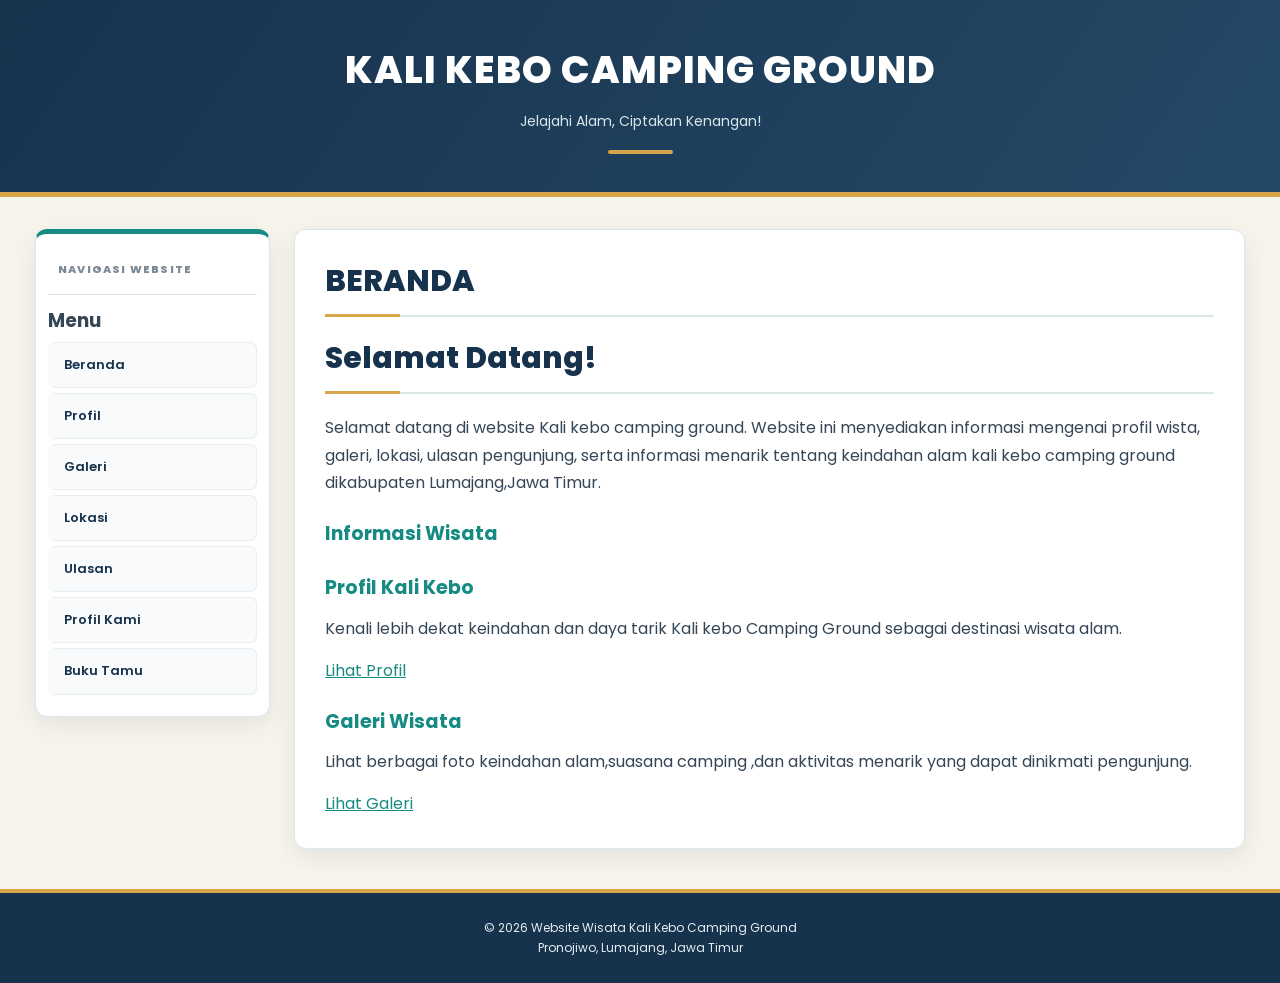
<file: index.html>
<!DOCTYPE html>
<html lang="id">
<head>
    <meta charset="UTF-8">
    <meta name="viewport" content="width=device-width, initial-scale=1.0">
    <title>Beranda - SMK Negeri 1 Ampelgading</title>
    <link rel="stylesheet" href="style.css">
</head>
<body>

<header>
    <h1>KALI KEBO CAMPING GROUND</h1>
    <p>Jelajahi Alam, Ciptakan Kenangan!</p>
</header>

<div class="container">
<nav>
    <h3>Menu</h3>
    <a href="index.html">Beranda</a>
    <a href="profil.html">Profil</a>
    <a href="galeri.html">Galeri</a>
    <a href="lokasi.html">Lokasi</a>
    <a href="ulasan.html">Ulasan</a>
    <a href="tentang.html">Profil Kami</a>
    <a href="buku_tamu.html">Buku Tamu</a>
</nav>

<main>
    <h2>BERANDA</h2>

    <div class="banner">
        <h2>Selamat Datang!</h2>
        <p>
            Selamat datang di website Kali kebo camping ground.
            Website ini menyediakan informasi mengenai profil wista,
            galeri, lokasi, ulasan pengunjung, serta informasi menarik tentang
            keindahan alam kali kebo camping ground dikabupaten Lumajang,Jawa Timur.
        </p>
    </div>

    <h3>Informasi Wisata</h3>

    <div class="kartu">
        <h3>Profil Kali Kebo</h3>
        <p>Kenali lebih dekat keindahan dan daya tarik Kali kebo
            Camping Ground sebagai destinasi wisata alam.</p>
        <a href="profil.html">Lihat Profil</a>
    </div>

    <div class="kartu">
        <h3>Galeri Wisata</h3>
        <p>Lihat berbagai foto keindahan alam,suasana camping
            ,dan aktivitas menarik yang dapat dinikmati pengunjung.</p>
        <a href="galeri.html">Lihat Galeri</a>
    </div>
</main>
</div>

<footer>
    <p>&copy;  2026 Website Wisata Kali Kebo Camping Ground
<br>Pronojiwo, Lumajang, Jawa Timur</p>
</footer>

</body>
</html>
</file>
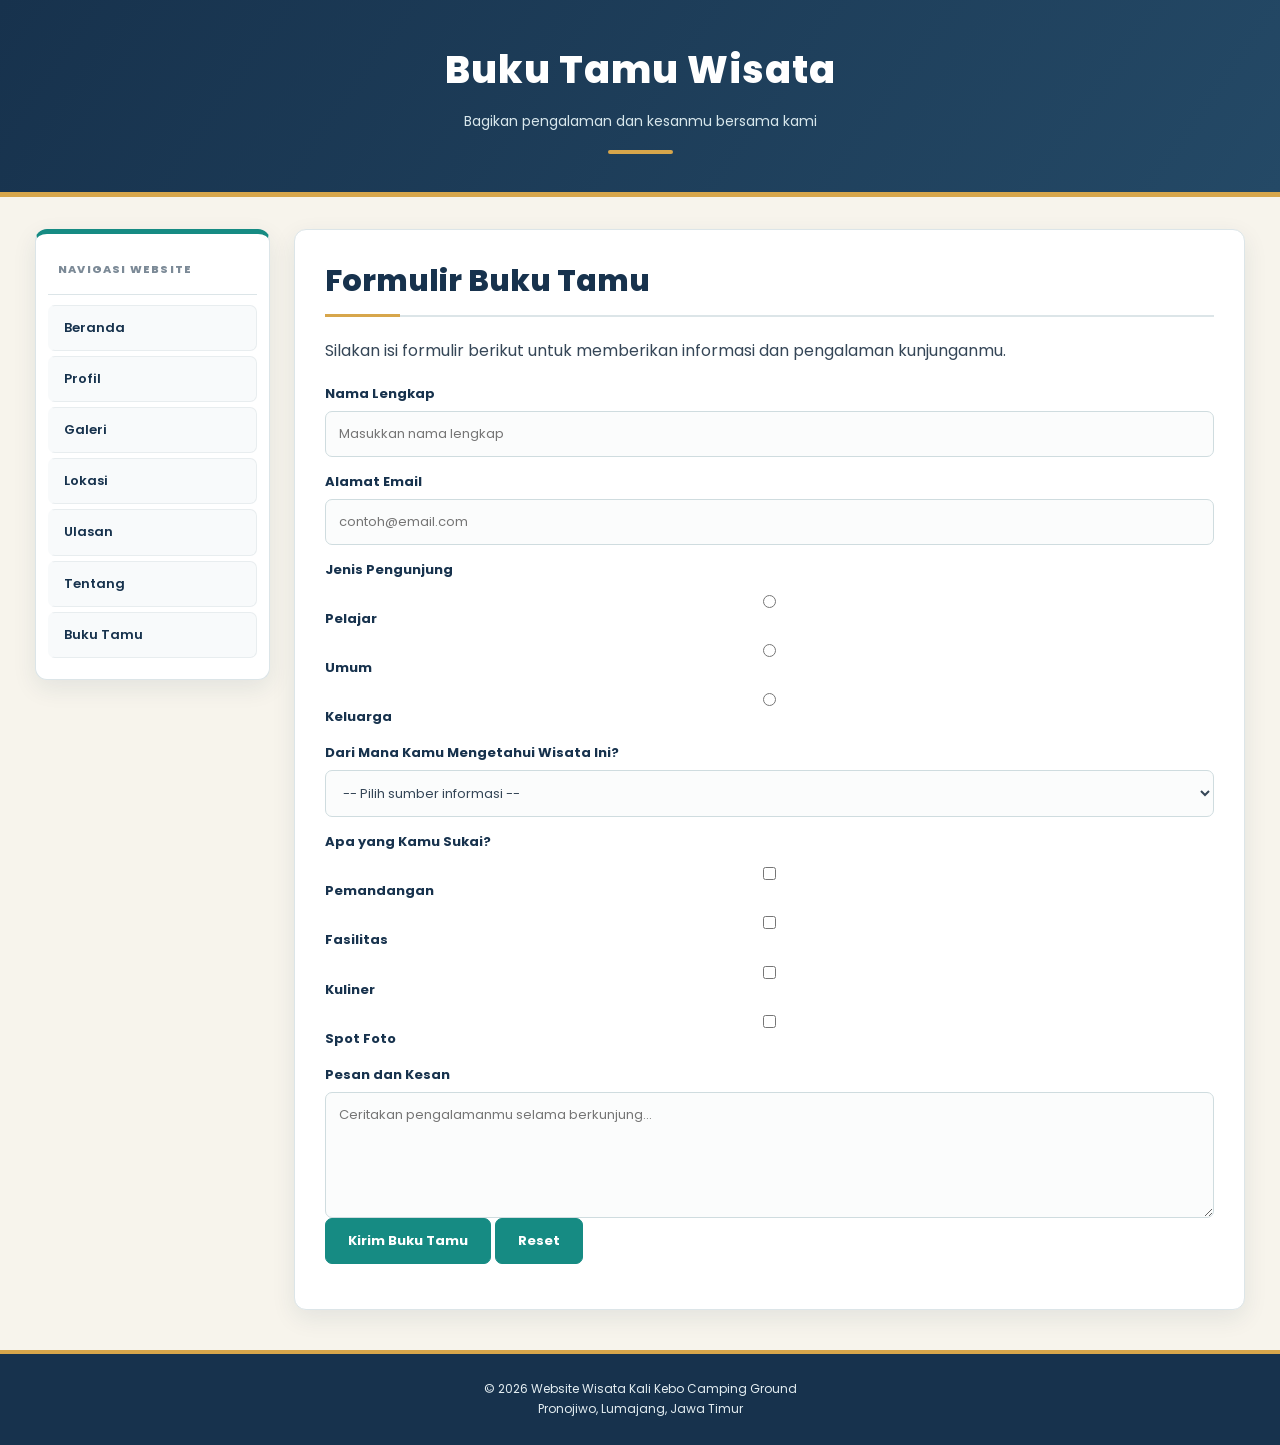
<file: buku_tamu.html>
<!DOCTYPE html>
<html lang="id">
<head>
    <meta charset="UTF-8">
    <meta name="viewport" content="width=device-width, initial-scale=1.0">
    <title>Buku Tamu - Wisata</title>
    <link rel="stylesheet" href="style.css">
</head>

<body>

<header>
    <h1>Buku Tamu Wisata</h1>
    <p>Bagikan pengalaman dan kesanmu bersama kami</p>
</header>

<div class="container">

    <nav>
        <a href="index.html">Beranda</a>
        <a href="profil.html">Profil</a>
        <a href="galeri.html">Galeri</a>
        <a href="lokasi.html">Lokasi</a>
        <a href="ulasan.html">Ulasan</a>
        <a href="tentang.html">Tentang</a>
        <a href="buku_tamu.html">Buku Tamu</a>
    </nav>

    <main>
        <h2>Formulir Buku Tamu</h2>
        <p>
            Silakan isi formulir berikut untuk memberikan
            informasi dan pengalaman kunjunganmu.
        </p>

        <form id="formBukuTamu">

            <!-- INPUT TEXT -->
            <label for="nama">Nama Lengkap</label>
            <input
                type="text"
                id="nama"
                name="nama"
                placeholder="Masukkan nama lengkap"
                required
            >

            <!-- INPUT EMAIL -->
            <label for="email">Alamat Email</label>
            <input
                type="email"
                id="email"
                name="email"
                placeholder="contoh@email.com"
                required
            >

            <!-- RADIO BUTTON: PILIH SATU -->
            <label>Jenis Pengunjung</label>

            <div class="pilihan-form">
                <label>
                    <input type="radio" name="pengunjung"
                           value="Pelajar" required>
                    Pelajar
                </label>

                <label>
                    <input type="radio" name="pengunjung"
                           value="Umum">
                    Umum
                </label>

                <label>
                    <input type="radio" name="pengunjung"
                           value="Keluarga">
                    Keluarga
                </label>
            </div>

            <!-- SELECT / DROPDOWN -->
            <label for="wisata">Dari Mana Kamu Mengetahui Wisata Ini?</label>

            <select id="wisata" name="wisata" required>
                <option value="">-- Pilih sumber informasi --</option>
                <option value="Media Sosial">Media Sosial</option>
                <option value="Teman">Teman</option>
                <option value="Keluarga">Keluarga</option>
                <option value="Internet">Internet</option>
                <option value="Lainnya">Lainnya</option>
            </select>

            <!-- CHECKBOX: BOLEH PILIH LEBIH DARI SATU -->
            <label>Apa yang Kamu Sukai?</label>

            <div class="pilihan-form">
                <label>
                    <input type="checkbox" name="kesukaan"
                           value="Pemandangan">
                    Pemandangan
                </label>

                <label>
                    <input type="checkbox" name="kesukaan"
                           value="Fasilitas">
                    Fasilitas
                </label>

                <label>
                    <input type="checkbox" name="kesukaan"
                           value="Kuliner">
                    Kuliner
                </label>

                <label>
                    <input type="checkbox" name="kesukaan"
                           value="Spot Foto">
                    Spot Foto
                </label>
            </div>

            <!-- TEXTAREA: TEKS PANJANG -->
            <label for="pesan">Pesan dan Kesan</label>

            <textarea
                id="pesan"
                name="pesan"
                rows="5"
                placeholder="Ceritakan pengalamanmu selama berkunjung..."
                required
            ></textarea>

            <!-- BUTTON KIRIM DAN RESET -->
            <div class="tombol-form">
                <button type="submit">Kirim Buku Tamu</button>
                <button type="reset" class="btn-reset">
                    Reset
                </button>
            </div>

        </form>

        <p id="hasil" aria-live="polite"></p>

    </main>
</div>

<footer>
    <p>&copy;  2026 Website Wisata Kali Kebo Camping Ground
<br>Pronojiwo, Lumajang, Jawa Timur</p>
</footer>

<script>
document.getElementById("formBukuTamu")
.addEventListener("submit", function(event) {
    event.preventDefault();

    const nama = document.getElementById("nama").value;

    document.getElementById("hasil").textContent =
        "Terima kasih, " + nama +
        "! Formulir berhasil diperiksa.";

    this.reset();
});
</script>

</body>
</html>
</file>
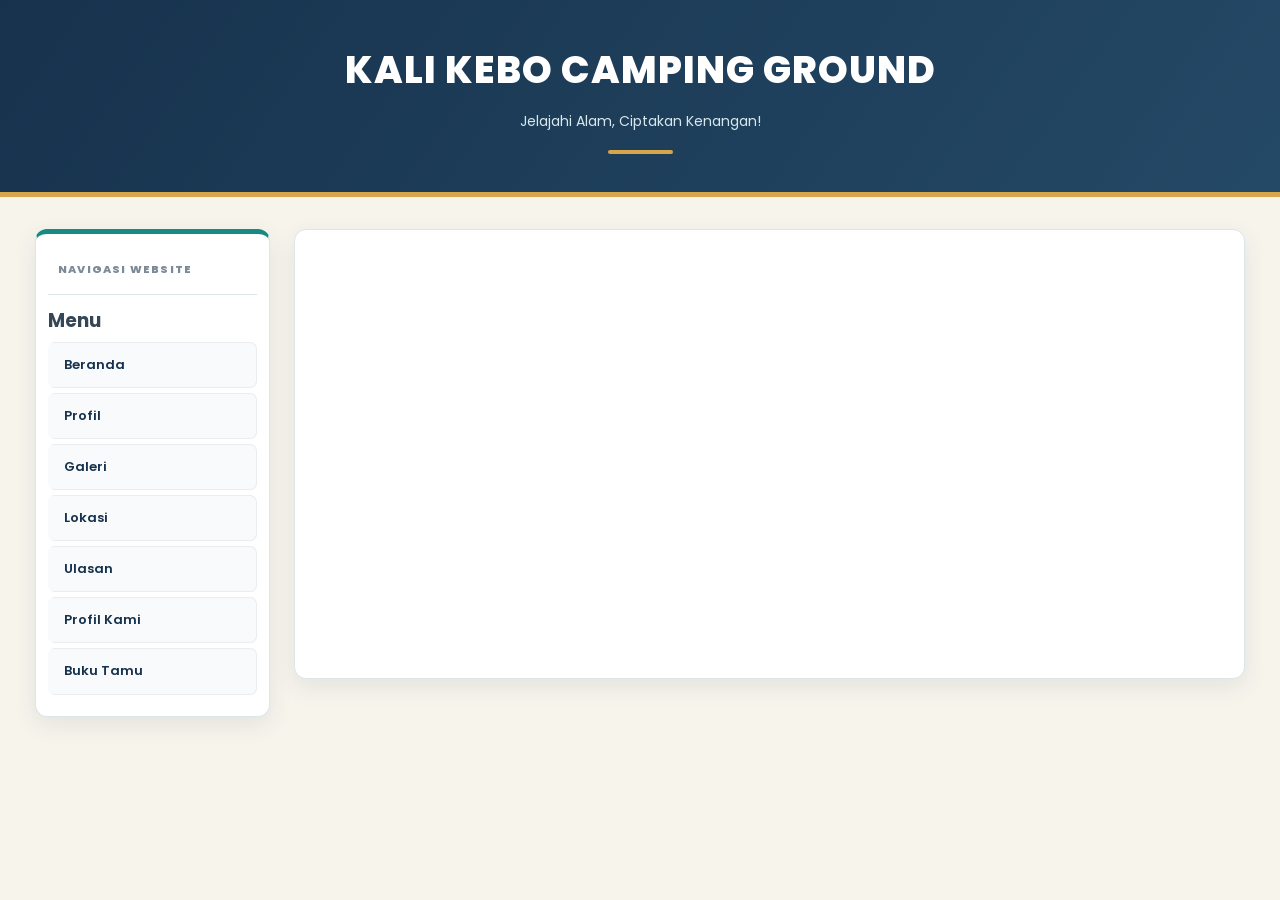
<file: header.html>
<!DOCTYPE html>
<html lang="id">
<head>
    <meta charset="UTF-8">
    <meta name="viewport" content="width=device-width, initial-scale=1.0">
    <title>Website SMK Negeri 1 Ampelgading</title>
    <link rel="stylesheet" href="style.css">
</head>
<body>

<header>
    <h1>KALI KEBO CAMPING GROUND</h1>
    <p>Jelajahi Alam, Ciptakan Kenangan!</p>
</header>

<div class="container">

<nav>
    <h3>Menu</h3>
    <a href="index.php">Beranda</a>
    <a href="profil.php">Profil</a>
    <a href="galeri.php">Galeri</a>
    <a href="lokasi.php">Lokasi</a>
    <a href="ulasan.php">Ulasan</a>
    <a href="tentang.php">Profil Kami</a>
    <a href="buku_tamu.php">Buku Tamu</a>
</nav>

<main>
</file>
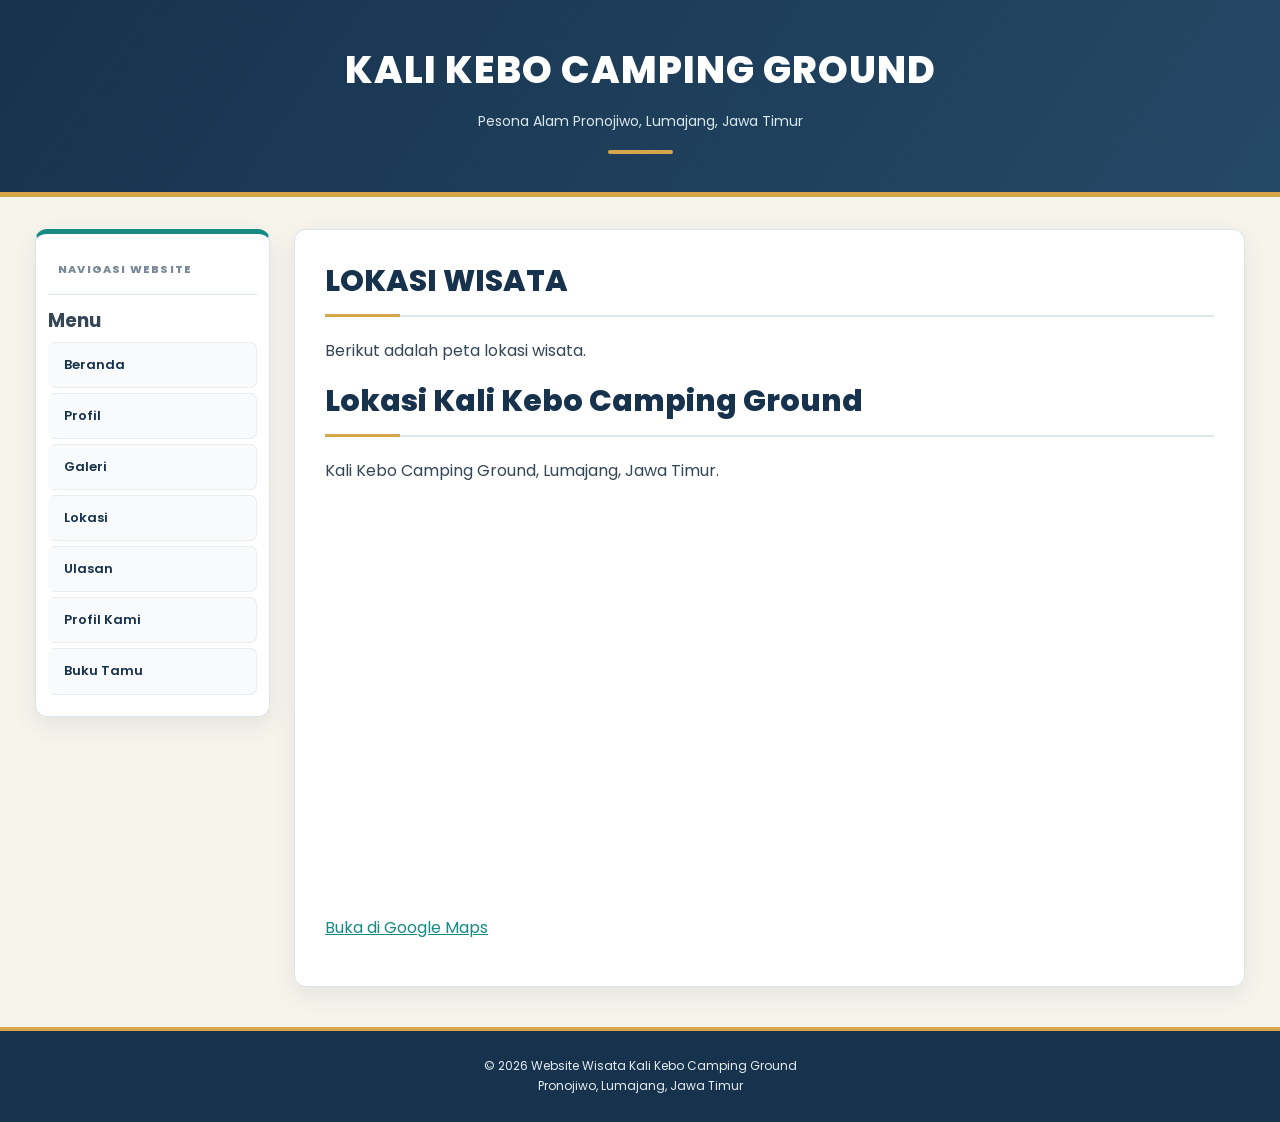
<file: lokasi.html>
<!DOCTYPE html>
<html lang="id">
<head>
    <meta charset="UTF-8">
    <meta name="viewport" content="width=device-width, initial-scale=1.0">
    <title>Lokasi Sekolah</title>
    <link rel="stylesheet" href="style.css">
</head>
<body>

<header>
    <h1>KALI KEBO CAMPING GROUND</h1>
    <p>Pesona Alam Pronojiwo, Lumajang, Jawa Timur</p>
</header>

<div class="container">
<nav>
    <h3>Menu</h3>
    <a href="index.html">Beranda</a>
    <a href="profil.html">Profil</a>
    <a href="galeri.html">Galeri</a>
    <a href="lokasi.html">Lokasi</a>
    <a href="ulasan.html">Ulasan</a>
    <a href="tentang.html">Profil Kami</a>
    <a href="buku_tamu.html">Buku Tamu</a>
</nav>

<main>
    <h2>LOKASI WISATA</h2>
    <p>Berikut adalah peta lokasi wisata.</p>

     <h2>Lokasi Kali Kebo Camping Ground</h2>

<p>
    Kali Kebo Camping Ground, Lumajang, Jawa Timur.
</p>

<iframe
    src="https://maps.google.com/maps?q=Kali%20Kebo%20Camping%20Ground%20Lumajang%20Jawa%20Timur&output=embed"
    width="100%"
    height="400"
    style="border:0; border-radius:12px;"
    allowfullscreen=""
    loading="lazy"
    referrerpolicy="no-referrer-when-downgrade">
</iframe>

<p>
    <a href="https://www.google.com/maps/search/?api=1&query=Kali+Kebo+Camping+Ground+Lumajang+Jawa+Timur"
       target="_blank">
       Buka di Google Maps
    </a>
</p>
</main>
</div>

<footer>
    <p>&copy; 2026 Website Wisata Kali Kebo Camping Ground
<br>Pronojiwo, Lumajang, Jawa Timur</p>
</footer>

</body>
</html>
</file>
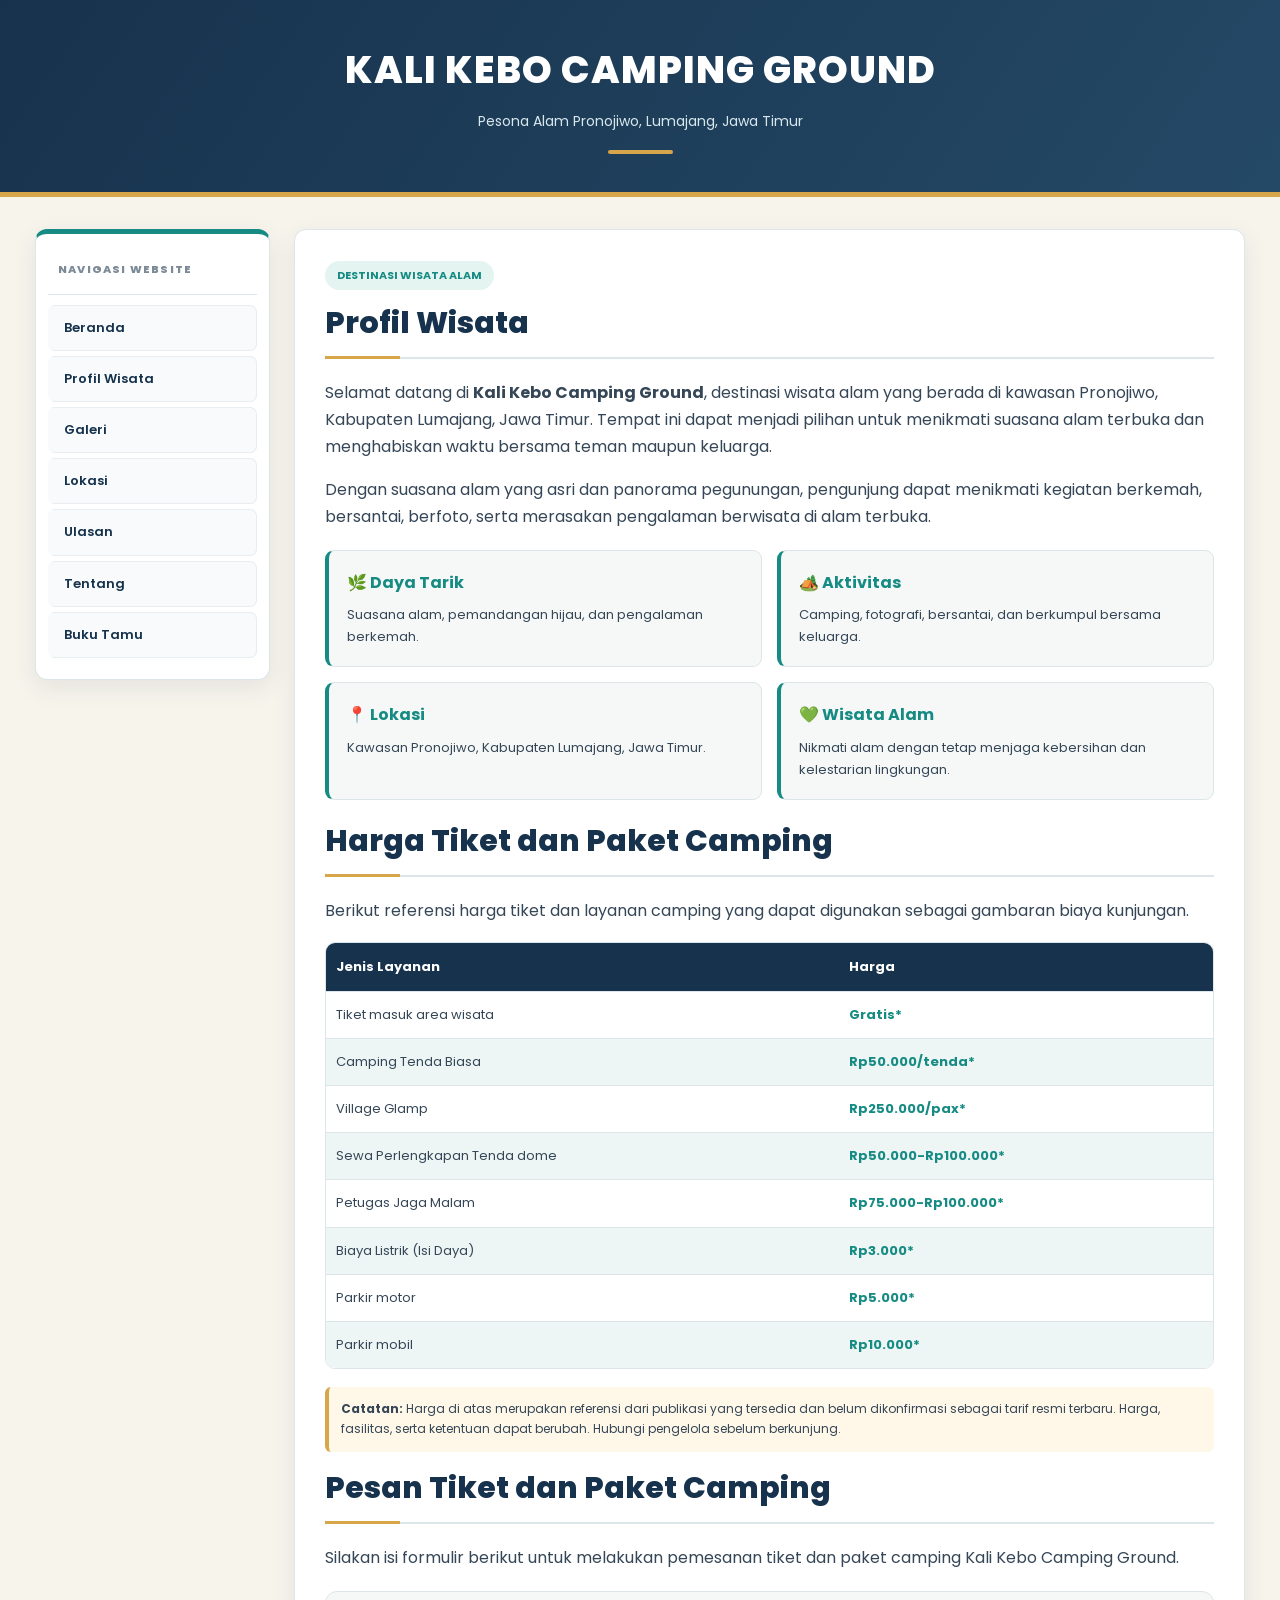
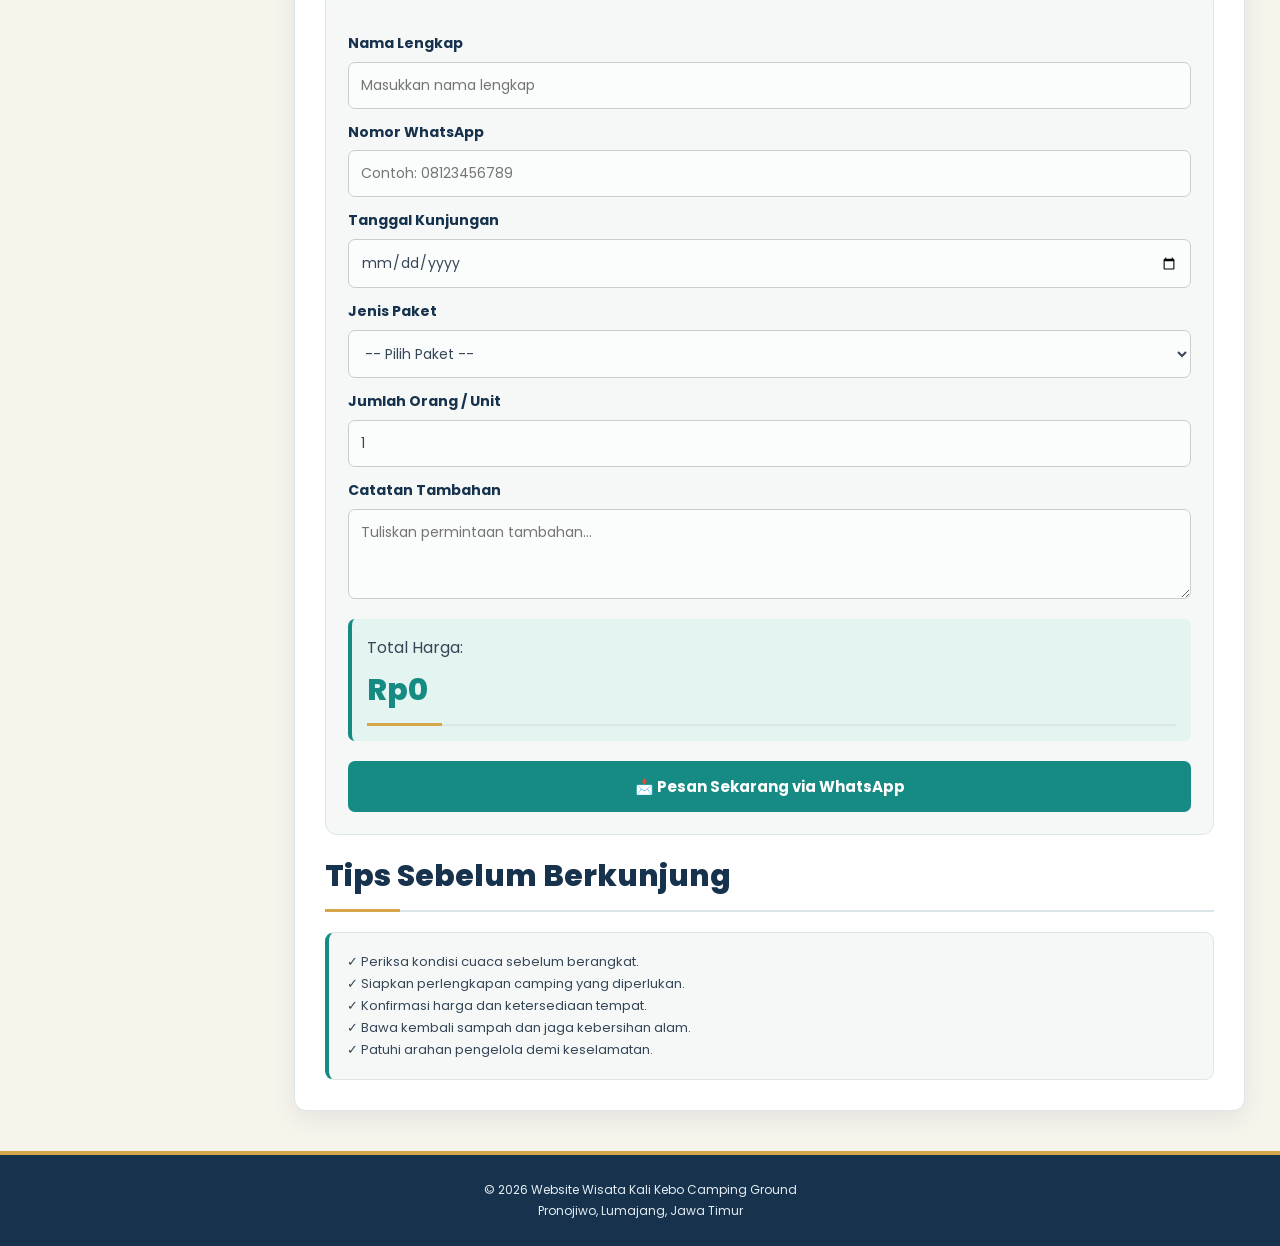
<file: profil.html>
<!DOCTYPE html>
<html lang="id">
<head>
    <meta charset="UTF-8">
    <meta name="viewport" content="width=device-width, initial-scale=1.0">
    <title>Profil Wisata | Kali Kebo Camping Ground</title>
    <link rel="stylesheet" href="style.css">

    <style>
        .info-grid {
            display: grid;
            grid-template-columns: repeat(2, minmax(0, 1fr));
            gap: 15px;
            margin: 20px 0;
        }

        .info-box {
            padding: 18px;
            background: #f5f8f7;
            border: 1px solid #dce5e8;
            border-left: 4px solid #168b83;
            border-radius: 9px;
        }

        .info-box h3 {
            margin: 0 0 8px;
            font-size: 16px;
        }

        .info-box p {
            margin: 0;
            font-size: 13px;
        }

        .tabel-harga {
            width: 100%;
            overflow-x: auto;
            border: 1px solid #dce5e8;
            border-radius: 10px;
            margin: 18px 0;
        }

        .tabel-harga table {
            width: 100%;
            border-collapse: collapse;
            background: white;
            font-size: 13px;
        }

        .tabel-harga th {
            background: #17324d;
            color: white;
            padding: 13px 10px;
            text-align: left;
        }

        .tabel-harga td {
            padding: 12px 10px;
            border-top: 1px solid #dce5e8;
        }

        .tabel-harga tr:nth-child(even) {
            background: #edf6f4;
        }

        .tabel-harga td:last-child {
            color: #168b83;
            font-weight: 700;
        }

        .catatan-harga {
            padding: 12px;
            background: #fff8e8;
            border-left: 4px solid #d7a64b;
            border-radius: 6px;
            font-size: 12px;
        }

        .label-section {
            display: inline-block;
            padding: 5px 12px;
            background: #e4f4f0;
            color: #168b83;
            border-radius: 20px;
            font-size: 11px;
            font-weight: bold;
            margin-bottom: 12px;
        }

        /* FORM PEMESANAN */

        .form-pesan {
            background: #f5f8f7;
            padding: 22px;
            border-radius: 12px;
            border: 1px solid #dce5e8;
            margin: 20px 0;
        }

        .form-pesan label {
            display: block;
            margin: 12px 0 6px;
            font-weight: bold;
            font-size: 14px;
        }

        .form-pesan input,
        .form-pesan select,
        .form-pesan textarea {
            width: 100%;
            padding: 12px;
            border: 1px solid #ccc;
            border-radius: 7px;
            box-sizing: border-box;
            font-family: inherit;
            font-size: 14px;
        }

        .form-pesan textarea {
            min-height: 90px;
            resize: vertical;
        }

        .total-harga {
            background: #e4f4f0;
            padding: 15px;
            margin: 20px 0;
            border-left: 4px solid #168b83;
            border-radius: 7px;
        }

        .total-harga h2 {
            color: #168b83;
            margin: 8px 0 0;
        }

        .form-pesan button {
            width: 100%;
            padding: 14px;
            background: #168b83;
            color: white;
            border: none;
            border-radius: 7px;
            font-weight: bold;
            cursor: pointer;
            font-size: 15px;
        }

        .form-pesan button:hover {
            background: #116d67;
        }

        @media (max-width: 450px) {
            .info-grid {
                grid-template-columns: 1fr;
            }
        }
    </style>
</head>

<body>

<header>
    <h1>KALI KEBO CAMPING GROUND</h1>
    <p>Pesona Alam Pronojiwo, Lumajang, Jawa Timur</p>
</header>

<div class="container">

    <nav>
        <a href="index.html">Beranda</a>
        <a href="profil.html">Profil Wisata</a>
        <a href="galeri.html">Galeri</a>
        <a href="lokasi.html">Lokasi</a>
        <a href="ulasan.html">Ulasan</a>
        <a href="tentang.html">Tentang</a>
        <a href="buku_tamu.html">Buku Tamu</a>
    </nav>

    <main>

        <span class="label-section">DESTINASI WISATA ALAM</span>

        <h2>Profil Wisata</h2>

        <p>
            Selamat datang di <strong>Kali Kebo Camping Ground</strong>,
            destinasi wisata alam yang berada di kawasan
            Pronojiwo, Kabupaten Lumajang, Jawa Timur.
            Tempat ini dapat menjadi pilihan untuk menikmati
            suasana alam terbuka dan menghabiskan waktu
            bersama teman maupun keluarga.
        </p>

        <p>
            Dengan suasana alam yang asri dan panorama
            pegunungan, pengunjung dapat menikmati kegiatan
            berkemah, bersantai, berfoto, serta merasakan
            pengalaman berwisata di alam terbuka.
        </p>

        <div class="info-grid">

            <div class="info-box">
                <h3>🌿 Daya Tarik</h3>
                <p>
                    Suasana alam, pemandangan hijau,
                    dan pengalaman berkemah.
                </p>
            </div>

            <div class="info-box">
                <h3>🏕️ Aktivitas</h3>
                <p>
                    Camping, fotografi, bersantai,
                    dan berkumpul bersama keluarga.
                </p>
            </div>

            <div class="info-box">
                <h3>📍 Lokasi</h3>
                <p>
                    Kawasan Pronojiwo,
                    Kabupaten Lumajang, Jawa Timur.
                </p>
            </div>

            <div class="info-box">
                <h3>💚 Wisata Alam</h3>
                <p>
                    Nikmati alam dengan tetap menjaga
                    kebersihan dan kelestarian lingkungan.
                </p>
            </div>

        </div>

        <h2>Harga Tiket dan Paket Camping</h2>

        <p>
            Berikut referensi harga tiket dan layanan
            camping yang dapat digunakan sebagai gambaran
            biaya kunjungan.
        </p>

        <div class="tabel-harga">

            <table>
                <thead>
                    <tr>
                        <th>Jenis Layanan</th>
                        <th>Harga</th>
                    </tr>
                </thead>

                <tbody>
                    <tr>
                        <td>Tiket masuk area wisata</td>
                        <td>Gratis*</td>
                    </tr>

                    <tr>
                        <td>Camping Tenda Biasa</td>
                        <td>Rp50.000/tenda*</td>
                    </tr>

                    <tr>
                        <td>Village Glamp</td>
                        <td>Rp250.000/pax*</td>
                    </tr>

                    <tr>
                        <td>Sewa Perlengkapan Tenda dome</td>
                        <td>Rp50.000-Rp100.000*</td>
                    </tr>

                    <tr>
                        <td>Petugas Jaga Malam</td>
                        <td>Rp75.000-Rp100.000*</td>
                    </tr>

                    <tr>
                        <td>Biaya Listrik (Isi Daya)</td>
                        <td>Rp3.000*</td>
                    </tr>

                    <tr>
                        <td>Parkir motor</td>
                        <td>Rp5.000*</td>
                    </tr>

                    <tr>
                        <td>Parkir mobil</td>
                        <td>Rp10.000*</td>
                    </tr>
                </tbody>
            </table>

        </div>

        <p class="catatan-harga">
            <strong>Catatan:</strong> Harga di atas merupakan
            referensi dari publikasi yang tersedia dan belum
            dikonfirmasi sebagai tarif resmi terbaru.
            Harga, fasilitas, serta ketentuan dapat berubah.
            Hubungi pengelola sebelum berkunjung.
        </p>

        <!-- FORM PEMESANAN TIKET -->

        <h2>Pesan Tiket dan Paket Camping</h2>

        <p>
            Silakan isi formulir berikut untuk melakukan
            pemesanan tiket dan paket camping Kali Kebo
            Camping Ground.
        </p>

        <div class="form-pesan">

            <form id="formPesan">

                <label for="nama">Nama Lengkap</label>
                <input
                    type="text"
                    id="nama"
                    placeholder="Masukkan nama lengkap"
                    required
                >

                <label for="wa">Nomor WhatsApp</label>
                <input
                    type="tel"
                    id="wa"
                    placeholder="Contoh: 08123456789"
                    required
                >

                <label for="tanggal">Tanggal Kunjungan</label>
                <input
                    type="date"
                    id="tanggal"
                    required
                >

                <label for="paket">Jenis Paket</label>
                <select id="paket" required>
                    <option value="">-- Pilih Paket --</option>
                    <option value="50000">Camping Per Tenda - Rp50.000</option>
                    <option value="250000">Village Glamp - Rp250.000</option>
                </select>

                <label for="jumlah">Jumlah Orang / Unit</label>
                <input
                    type="number"
                    id="jumlah"
                    min="1"
                    value="1"
                    required
                >

                <label for="catatan">Catatan Tambahan</label>
                <textarea
                    id="catatan"
                    placeholder="Tuliskan permintaan tambahan..."
                ></textarea>

                <div class="total-harga">
                    Total Harga:
                    <h2 id="total">Rp0</h2>
                </div>

                <button type="submit">
                    📩 Pesan Sekarang via WhatsApp
                </button>

            </form>

        </div>

        <!-- TIPS BERKUNJUNG -->

        <h2>Tips Sebelum Berkunjung</h2>

        <div class="info-box">
            <p>✓ Periksa kondisi cuaca sebelum berangkat.</p>
            <p>✓ Siapkan perlengkapan camping yang diperlukan.</p>
            <p>✓ Konfirmasi harga dan ketersediaan tempat.</p>
            <p>✓ Bawa kembali sampah dan jaga kebersihan alam.</p>
            <p>✓ Patuhi arahan pengelola demi keselamatan.</p>
        </div>

    </main>

</div>

<footer>
    <p>&copy; 2026 Website Wisata Kali Kebo Camping Ground</p>
    <p>Pronojiwo, Lumajang, Jawa Timur</p>
</footer>

<!-- JAVASCRIPT PEMESANAN -->

<script>

    const paket = document.getElementById("paket");
    const jumlah = document.getElementById("jumlah");
    const total = document.getElementById("total");

    function hitungTotal() {

        let harga = Number(paket.value);
        let banyak = Number(jumlah.value);

        let hasil = harga * banyak;

        total.innerText = "Rp" + hasil.toLocaleString("id-ID");

    }

    paket.addEventListener("change", hitungTotal);
    jumlah.addEventListener("input", hitungTotal);

    document.getElementById("formPesan")
    .addEventListener("submit", function(e) {

        e.preventDefault();

        let nama = document.getElementById("nama").value;
        let wa = document.getElementById("wa").value;
        let tanggal = document.getElementById("tanggal").value;
        let pilihan = paket.options[paket.selectedIndex].text;
        let banyak = jumlah.value;
        let catatan = document.getElementById("catatan").value;

        if (!paket.value) {
            alert("Silakan pilih paket terlebih dahulu!");
            return;
        }

        let hargaTotal = Number(paket.value) * Number(banyak);

        let pesan =
            "Halo, saya ingin memesan tiket Kali Kebo Camping Ground.\n\n" +
            "DATA PEMESANAN\n" +
            "Nama: " + nama + "\n" +
            "Nomor WhatsApp: " + wa + "\n" +
            "Tanggal Kunjungan: " + tanggal + "\n" +
            "Paket: " + pilihan + "\n" +
            "Jumlah: " + banyak + "\n" +
            "Total Harga: Rp" + hargaTotal.toLocaleString("id-ID") + "\n" +
            "Catatan: " + catatan;

        // GANTI DENGAN NOMOR WHATSAPP PENGELOLA
        let nomorAdmin = "085229548109";

        let url = "https://wa.me/" + nomorAdmin +
                  "?text=" + encodeURIComponent(pesan);

        window.open(url, "_blank");

    });

</script>

</body>
</html>
</file>
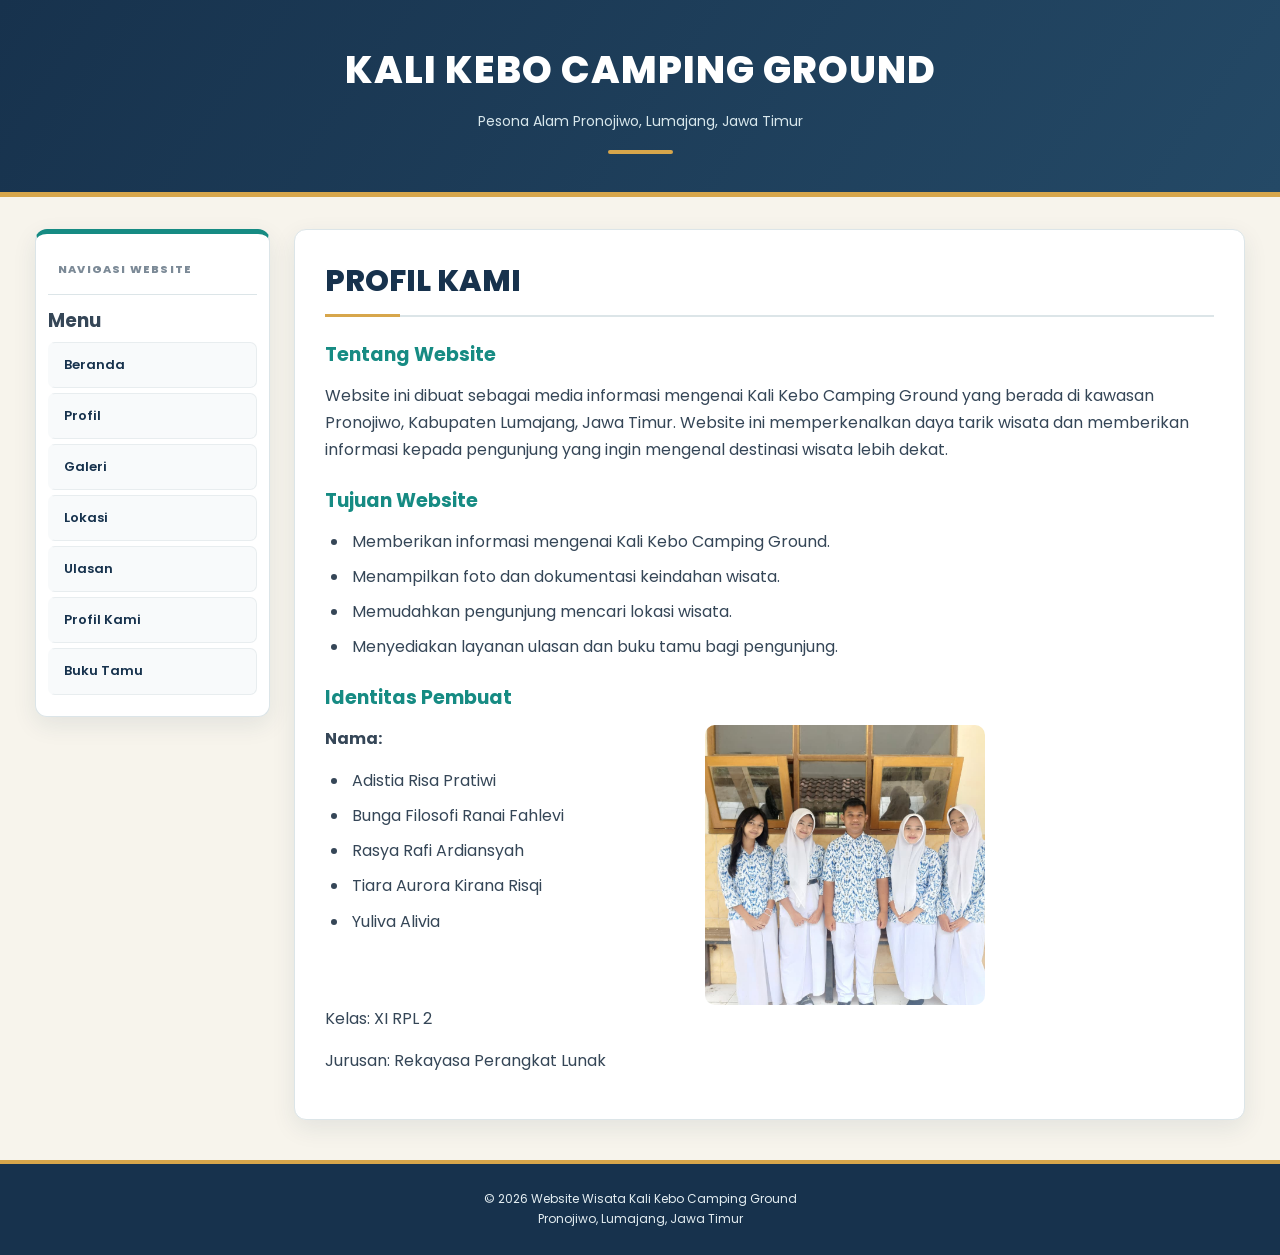
<file: tentang.html>
<!DOCTYPE html>
<html lang="id">
<head>
    <meta charset="UTF-8">
    <meta name="viewport" content="width=device-width, initial-scale=1.0">
    <title>Profil Kami</title>
    <link rel="stylesheet" href="style.css">

    <style>
        .identitas {
            display: flex;
            align-items: stretch;
            gap: 30px;
        }

        .nama {
            flex: none;
            width: 350px;
        }

        .identitas img {
            width: 280px;
            height: 280px;
            object-fit: cover;
            border-radius: 10px;
        }
    </style>
</head>

<body>

<header>
    <h1>KALI KEBO CAMPING GROUND</h1>
    <p>Pesona Alam Pronojiwo, Lumajang, Jawa Timur</p>
</header>

<div class="container">

<nav>
    <h3>Menu</h3>
    <a href="index.html">Beranda</a>
    <a href="profil.html">Profil</a>
    <a href="galeri.html">Galeri</a>
    <a href="lokasi.html">Lokasi</a>
    <a href="ulasan.html">Ulasan</a>
    <a href="tentang.html">Profil Kami</a>
    <a href="buku_tamu.html">Buku Tamu</a>
</nav>

<main>
    <h2>PROFIL KAMI</h2>

    <h3>Tentang Website</h3>
    <p>
        Website ini dibuat sebagai media informasi
        mengenai Kali Kebo Camping Ground yang berada di kawasan
        Pronojiwo, Kabupaten Lumajang, Jawa Timur. Website ini memperkenalkan
        daya tarik wisata dan memberikan informasi kepada pengunjung
        yang ingin mengenal destinasi wisata lebih dekat.
    </p>

    <h3>Tujuan Website</h3>
    <ul>
        <li>Memberikan informasi mengenai Kali Kebo Camping Ground.</li>
        <li>Menampilkan foto dan dokumentasi keindahan wisata.</li>
        <li>Memudahkan pengunjung mencari lokasi wisata.</li>
        <li>Menyediakan layanan ulasan dan buku tamu bagi pengunjung.</li>
    </ul>

    <h3>Identitas Pembuat</h3>

    <div class="identitas">

        <div class="nama">
            <p><strong>Nama:</strong></p>
            <ul>
                <li>Adistia Risa Pratiwi</li>
                <li>Bunga Filosofi Ranai Fahlevi</li>
                <li>Rasya Rafi Ardiansyah</li>
                <li>Tiara Aurora Kirana Risqi</li>
                <li>Yuliva Alivia</li>
            </ul>
        </div>

        <img src="fotkel.jpeg" alt="Foto Pembuat Website">

    </div>

    <p>Kelas: XI RPL 2</p>
    <p>Jurusan: Rekayasa Perangkat Lunak</p>

</main>
</div>

<footer>
    <p>
        &copy; 2026 Website Wisata Kali Kebo Camping Ground
        <br>
        Pronojiwo, Lumajang, Jawa Timur
    </p>
</footer>

</body>
</html>
</file>
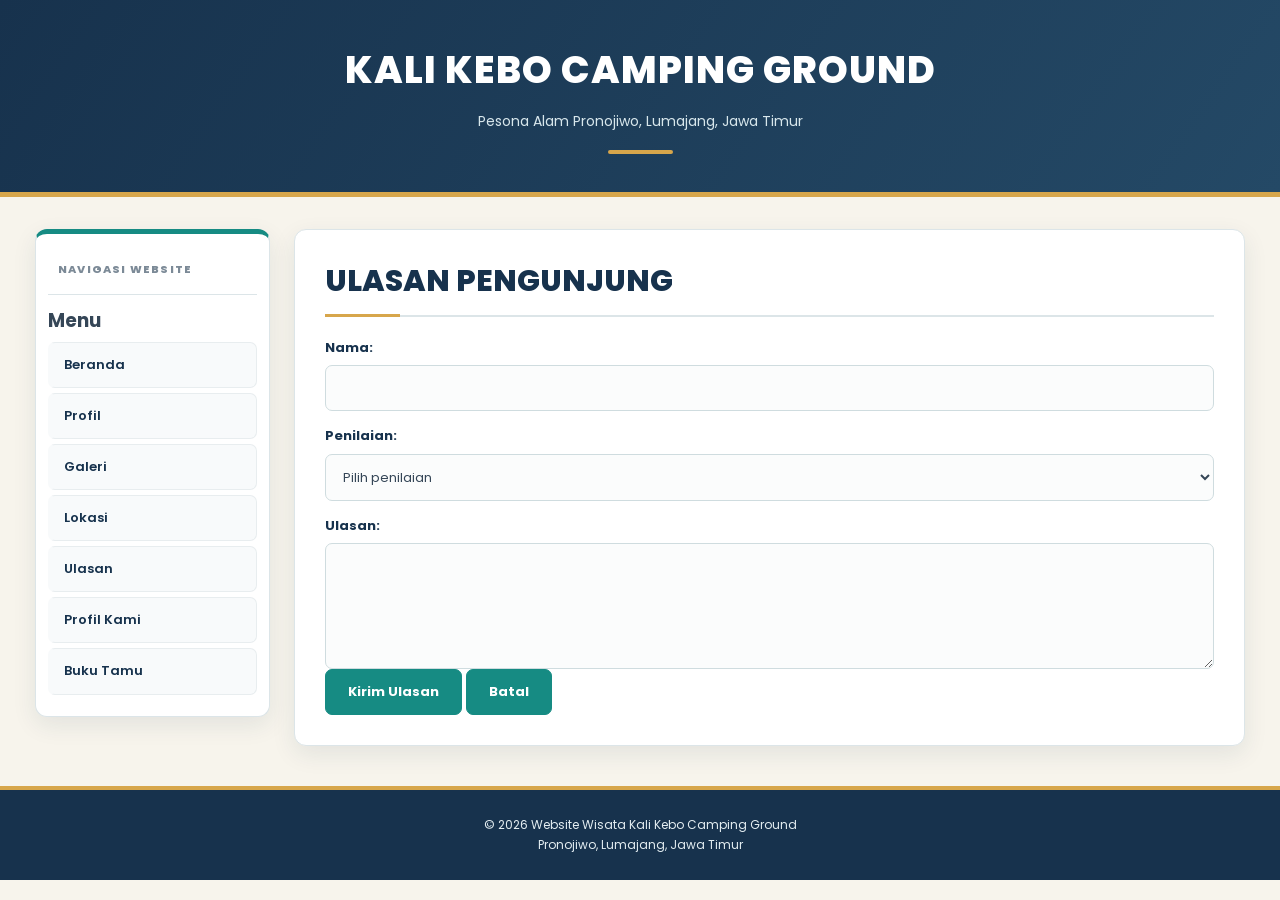
<file: ulasan.html>
<!DOCTYPE html>
<html lang="id">
<head>
    <meta charset="UTF-8">
    <meta name="viewport" content="width=device-width, initial-scale=1.0">
    <title>Ulasan Pengunjung</title>
    <link rel="stylesheet" href="style.css">
</head>
<body>

<header>
    <h1>KALI KEBO CAMPING GROUND</h1>
    <p>Pesona Alam Pronojiwo, Lumajang, Jawa Timur</p>
</header>

<div class="container">
<nav>
    <h3>Menu</h3>
    <a href="index.html">Beranda</a>
    <a href="profil.html">Profil</a>
    <a href="galeri.html">Galeri</a>
    <a href="lokasi.html">Lokasi</a>
    <a href="ulasan.html">Ulasan</a>
    <a href="tentang.html">Profil Kami</a>
    <a href="buku_tamu.html">Buku Tamu</a>
</nav>

<main>
    <h2>ULASAN PENGUNJUNG</h2>

    <form onsubmit="alert('Terima kasih atas ulasanmu!'); return false;">
        <label>Nama:</label>
        <input type="text" required>

        <label>Penilaian:</label>
        <select required>
            <option value="">Pilih penilaian</option>
            <option>Sangat Baik</option>
            <option>Baik</option>
            <option>Cukup</option>
        </select>

        <label>Ulasan:</label>
        <textarea rows="5" required></textarea>

        <button type="submit">Kirim Ulasan</button>
        <button type="reset">Batal</button>
    </form>
</main>
</div>

<footer>
    <p>&copy;  2026 Website Wisata Kali Kebo Camping Ground
<br>Pronojiwo, Lumajang, Jawa Timur </p>
</footer>

</body>
</html>
</file>
<file: style.css>
/* =====================================
   WEBSITE WISATA
   Professional Travel Website
===================================== */

@import url('https://fonts.googleapis.com/css2?family=Poppins:wght@400;500;600;700;800&display=swap');

:root {
    --navy: #17324d;
    --navy-light: #244966;
    --teal: #168b83;
    --teal-light: #e4f4f0;
    --gold: #d7a64b;
    --cream: #f7f4ec;
    --white: #ffffff;
    --text: #354657;
    --muted: #7c8a97;
    --border: #dce5e8;
    --shadow: 0 8px 25px rgba(23, 50, 77, 0.09);
}

* {
    margin: 0;
    padding: 0;
    box-sizing: border-box;
}

body {
    font-family: 'Poppins', Arial, sans-serif;
    background: var(--cream);
    color: var(--text);
    line-height: 1.7;
}

/* HEADER */

header {
    background: linear-gradient(
        125deg,
        var(--navy),
        var(--navy-light)
    );
    color: var(--white);
    text-align: center;
    padding: 38px 20px;
    border-bottom: 5px solid var(--gold);
    position: relative;
}

header h1 {
    font-size: clamp(24px, 4vw, 38px);
    font-weight: 800;
    letter-spacing: 1px;
    margin-bottom: 7px;
}

header p {
    color: #d8e7ec;
    font-size: 14px;
}

/* GARIS DEKORASI */

header::after {
    content: "";
    display: block;
    width: 65px;
    height: 4px;
    background: var(--gold);
    margin: 17px auto 0;
    border-radius: 5px;
}

/* LAYOUT */

.container {
    display: flex;
    flex-direction: row;
    align-items: flex-start;
    gap: 24px;
    max-width: 1250px;
    width: 100%;
    margin: 32px auto;
    padding: 0 20px;
}

/* SIDEBAR MENU */

nav {
    width: 235px;
    min-width: 235px;
    flex-shrink: 0;
    background: var(--white);
    border: 1px solid var(--border);
    border-top: 5px solid var(--teal);
    border-radius: 12px;
    padding: 16px 12px;
    box-shadow: var(--shadow);
}

nav::before {
    content: "NAVIGASI WEBSITE";
    display: block;
    padding: 10px 10px 15px;
    font-size: 11px;
    font-weight: 800;
    letter-spacing: 1.2px;
    color: var(--muted);
    border-bottom: 1px solid var(--border);
    margin-bottom: 10px;
}

nav a {
    display: block;
    padding: 11px 12px;
    margin: 5px 0;
    color: var(--navy);
    background: #f8fafb;
    border: 1px solid #e8edef;
    border-left: 4px solid transparent;
    border-radius: 7px;
    text-decoration: none;
    font-size: 13px;
    font-weight: 600;
    transition: 0.25s ease;
}

nav a:hover {
    background: var(--teal-light);
    color: var(--teal);
    border-color: #b8ded6;
    border-left-color: var(--teal);
    transform: translateX(3px);
}

/* KONTEN UTAMA */

main {
    flex: 1;
    min-width: 0;
    min-height: 450px;
    background: var(--white);
    border: 1px solid var(--border);
    border-radius: 12px;
    padding: 30px;
    box-shadow: var(--shadow);
    position: relative;
}

main h2 {
    color: var(--navy);
    font-size: clamp(22px, 3vw, 30px);
    font-weight: 800;
    line-height: 1.4;
    padding-bottom: 13px;
    margin-bottom: 20px;
    border-bottom: 2px solid var(--border);
    position: relative;
}

main h2::after {
    content: "";
    position: absolute;
    left: 0;
    bottom: -2px;
    width: 75px;
    height: 3px;
    background: var(--gold);
}

main h3 {
    color: var(--teal);
    font-size: 19px;
    margin: 22px 0 10px;
}

main p {
    margin-bottom: 15px;
}

main ul,
main ol {
    padding-left: 24px;
    margin-bottom: 18px;
}

main li {
    padding-left: 3px;
    margin-bottom: 8px;
}

/* KOTAK INFORMASI */

.card {
    background: #fbfcfc;
    border: 1px solid var(--border);
    border-bottom: 4px solid var(--teal);
    border-radius: 10px;
    padding: 20px;
    margin: 18px 0;
    box-shadow: 0 4px 12px rgba(23, 50, 77, 0.04);
    transition: 0.25s ease;
}

.card:hover {
    transform: translateY(-4px);
    box-shadow: var(--shadow);
}

.card h3 {
    margin-top: 0;
}

/* GALERI */

.galeri {
    display: grid;
    grid-template-columns: repeat(2, minmax(0, 1fr));
    gap: 20px;
    margin-top: 20px;
}

.galeri > div {
    background: var(--white);
    border: 1px solid var(--border);
    border-radius: 12px;
    padding: 10px;
    box-shadow: 0 5px 15px rgba(23, 50, 77, 0.07);
    overflow: hidden;
}

.galeri img {
    display: block;
    width: 100%;
    height: 210px;
    object-fit: cover;
    border-radius: 8px;
    transition: transform 0.3s ease;
}

.galeri img:hover {
    transform: scale(1.03);
}

.galeri p {
    font-size: 13px;
    font-weight: 600;
    color: var(--navy);
    padding: 10px 4px 2px;
    margin: 0;
}

/* GAMBAR UMUM */

img {
    max-width: 100%;
    height: auto;
}

/* TOMBOL */

button,
.btn {
    display: inline-block;
    padding: 12px 22px;
    background: var(--teal);
    color: var(--white);
    border: 1px solid var(--teal);
    border-radius: 7px;
    font-family: inherit;
    font-size: 13px;
    font-weight: 700;
    text-decoration: none;
    cursor: pointer;
    transition: 0.25s ease;
}

button:hover,
.btn:hover {
    background: var(--navy);
    border-color: var(--navy);
    box-shadow: 0 5px 14px rgba(23, 50, 77, 0.2);
}

/* FORMULIR */

form {
    margin-top: 18px;
}

label {
    display: block;
    margin: 14px 0 6px;
    font-size: 13px;
    font-weight: 700;
    color: var(--navy);
}

input,
textarea,
select {
    display: block;
    width: 100%;
    padding: 12px 13px;
    background: #fbfcfc;
    border: 1px solid #cfdcdf;
    border-radius: 7px;
    color: var(--text);
    font-family: inherit;
    font-size: 13px;
    outline: none;
    transition: 0.2s ease;
}

input:focus,
textarea:focus,
select:focus {
    border-color: var(--teal);
    box-shadow: 0 0 0 3px rgba(22, 139, 131, 0.12);
}

textarea {
    min-height: 120px;
    resize: vertical;
}

/* PETA */

iframe {
    display: block;
    width: 100%;
    max-width: 100%;
    border: 1px solid var(--border);
    border-radius: 10px;
    margin: 15px 0;
}

/* TAUTAN DALAM KONTEN */

main a {
    color: var(--teal);
}

main a:hover {
    color: var(--navy);
}

/* FOOTER */

footer {
    background: var(--navy);
    color: #e3edf1;
    text-align: center;
    padding: 25px 15px;
    margin-top: 40px;
    border-top: 4px solid var(--gold);
    font-size: 12px;
}

footer p {
    margin: 0;
    color: #e3edf1;
}

/* TAMPILAN HP */

@media (max-width: 700px) {
    .container {
        flex-direction: row;
        gap: 10px;
        padding: 0 8px;
        margin: 15px auto;
    }

    nav {
        width: 108px;
        min-width: 108px;
        padding: 8px 5px;
        border-radius: 9px;
    }

    nav::before {
        font-size: 9px;
        letter-spacing: 0.3px;
        padding: 8px 4px;
    }

    nav a {
        font-size: 11px;
        padding: 9px 6px;
        overflow-wrap: anywhere;
    }

    main {
        padding: 15px 12px;
        border-radius: 9px;
    }

    main h2 {
        font-size: 21px;
    }

    main h3 {
        font-size: 16px;
    }

    .galeri {
        grid-template-columns: 1fr;
        gap: 12px;
    }

    .galeri img {
        height: 160px;
    }

    header {
        padding: 25px 12px;
    }
}

/* HP LAYAR KECIL */

@media (max-width: 360px) {
    nav {
        width: 92px;
        min-width: 92px;
    }

    nav a {
        font-size: 10px;
        padding: 8px 4px;
    }

    main {
        padding: 10px 8px;
    }
}
/* UKURAN VIDEO */
.video-card video {
    width: 100%;
    max-width: 640px;
    aspect-ratio: 16 / 9;
    object-fit: cover;
}
</file>
